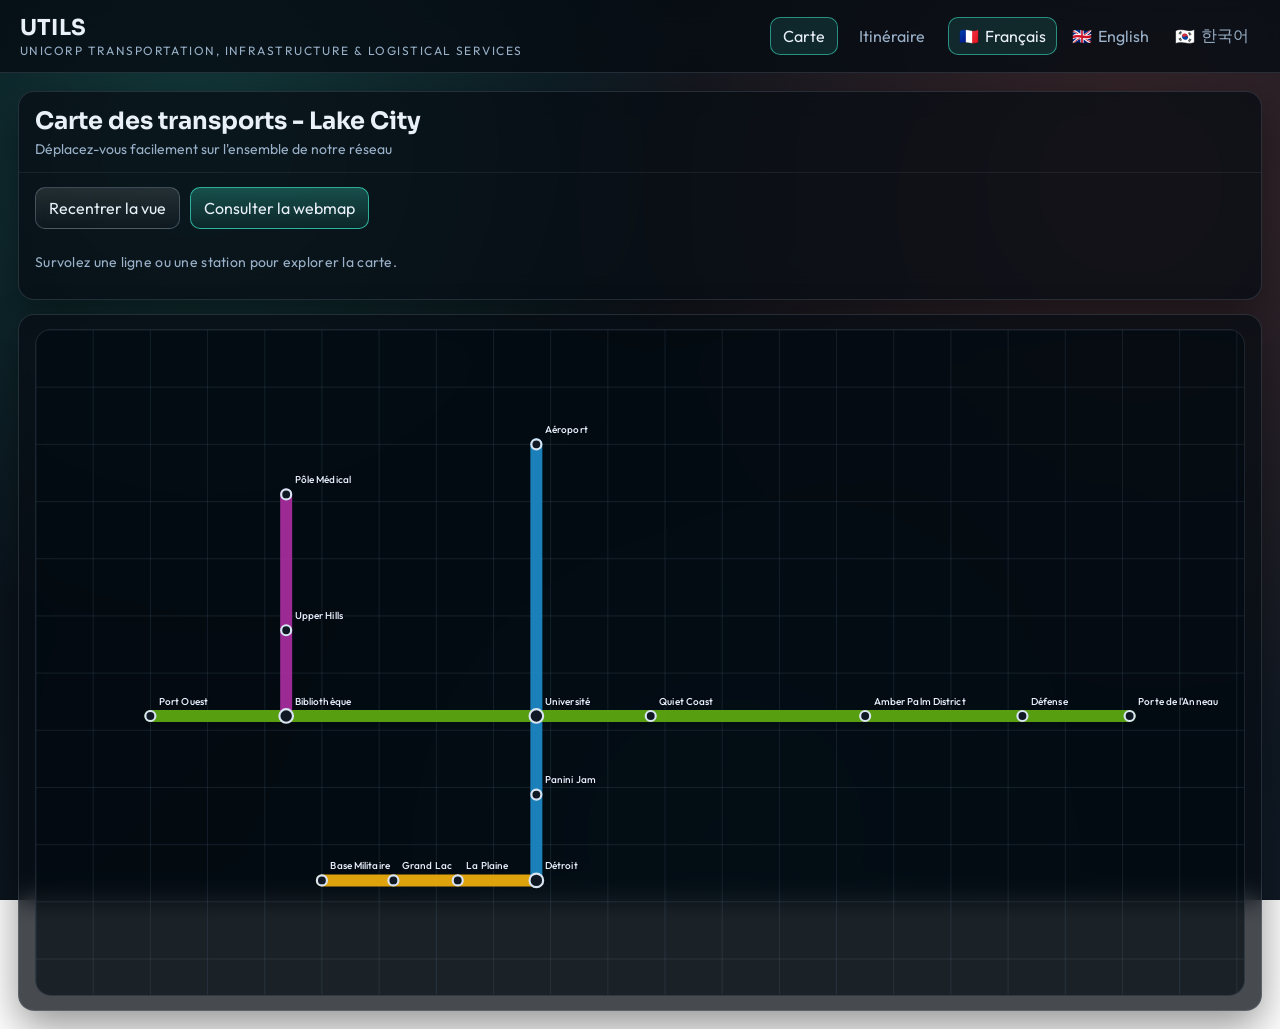
<file: index.html>
<!doctype html>
<html lang="fr">
<head>
  <meta charset="UTF-8">
  <meta name="viewport" content="width=device-width, initial-scale=1.0">
  <title data-i18n="home.title">Plan Metro Interactif</title>
  <link rel="stylesheet" href="css/base.css">
  <link rel="stylesheet" href="css/map.css">
</head>
<body>
  <div class="page-shell">
    <header class="topbar">
      <div class="brand">
        <h1>UTILS</h1>
        <p>Unicorp Transportation, Infrastructure & Logistical Services</p>
      </div>

      <div class="topbar-actions">
        <nav class="nav-links" aria-label="Navigation principale" data-i18n-aria-label="nav.label">
          <a class="active" href="index.html" data-i18n="nav.map">Carte</a>
          <a href="route.html" data-i18n="nav.route">Itineraire</a>
        </nav>
        <div class="language-switcher" role="group" aria-label="Choisir la langue" data-i18n-aria-label="language.label">
          <button class="language-option" type="button" data-language="fr" aria-pressed="false">
            🇫🇷 <span data-i18n="language.french">Français</span>
          </button>
          <button class="language-option" type="button" data-language="en" aria-pressed="false">
            🇬🇧 <span data-i18n="language.english">English</span>
          </button>
          <button class="language-option" type="button" data-language="ko" aria-pressed="false">
            🇰🇷 <span data-i18n="language.korean">한국어</span>
          </button>
        </div>
      </div>
    </header>

    <main class="page-content">
      <section class="panel">
        <div class="panel-head">
          <h2 data-i18n="home.heading">Carte des transports - Lake City</h2>
          <p data-i18n="home.description">Déplacez-vous facilement sur l'ensemble de notre réseau</p>
        </div>
        <div class="panel-body stack">
          <div class="actions-row">
            <!-- <button id="simulate-update" type="button">Simuler update topographique</button> -->
            <button id="reset-view" type="button" data-i18n="home.reset">Recentrer la vue</button>
            <a href="https://webmap.troulycube.fr"><button class="primary" type="button" data-i18n="home.webmap">Consultez la webmap</button></a>
            <!-- <button id="reload-bundle" class="warn" type="button">Recharger les données</button> -->
          </div>
          <p id="main-status" class="status-text" data-i18n="home.mapStatus">Survolez une ligne ou une station pour explorer la carte</p>
        </div>
      </section>

      <section class="panel">
        <div class="panel-body">
          <div class="map-shell">
            <svg id="metro-map" aria-label="Plan de metro dynamique" data-i18n-aria-label="home.mapAlt"></svg>
          </div>
          <div id="main-tooltip" class="tooltip" aria-hidden="true"></div>
        </div>
      </section>
    </main>
  </div>

  <script type="module" src="js/pages/indexPage.js"></script>
</body>
</html>
</file>
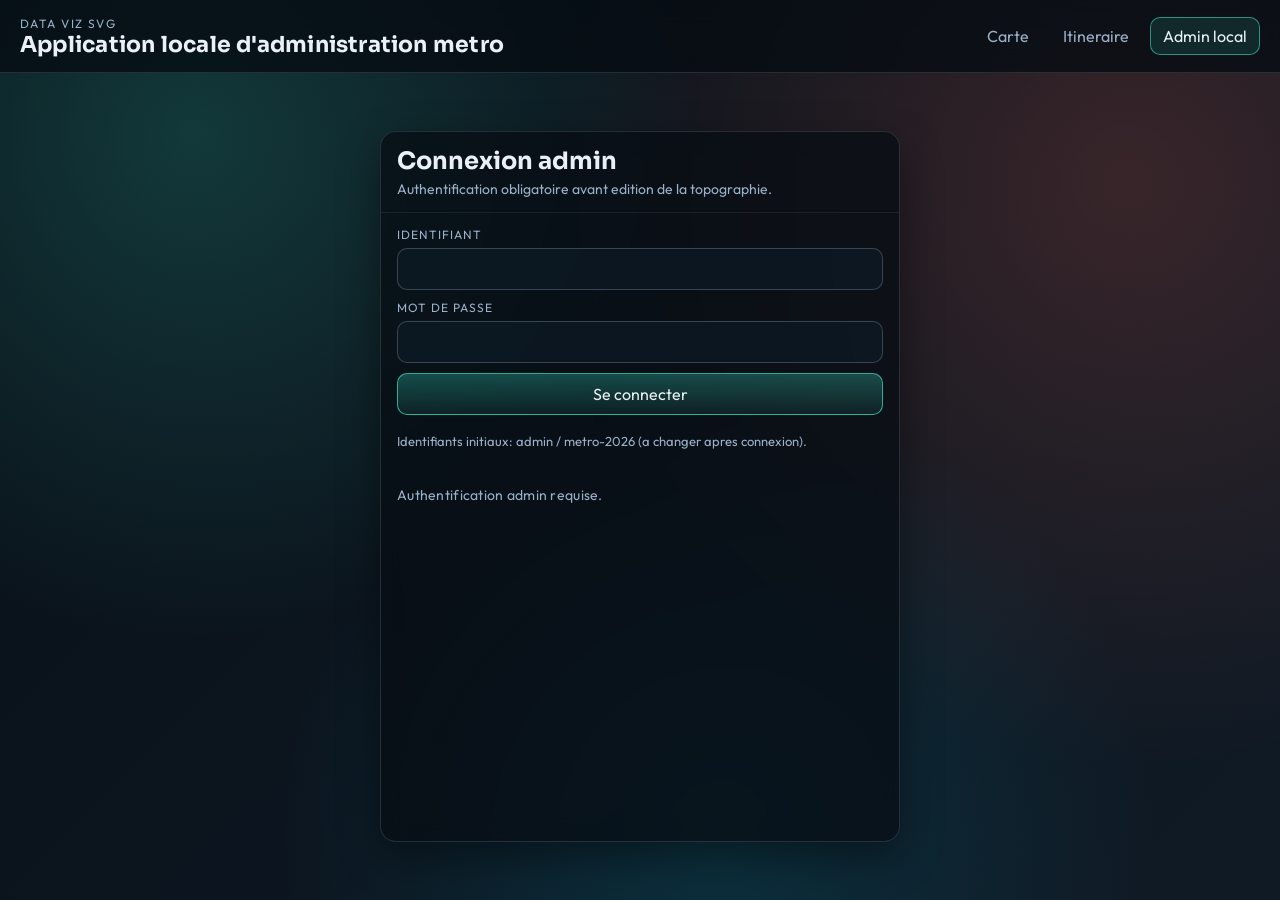
<file: admin-app/index.html>
<!doctype html>
<html lang="fr">
<head>
  <meta charset="UTF-8">
  <meta name="viewport" content="width=device-width, initial-scale=1.0">
  <title>Admin Reseau Metro (Local)</title>
  <link rel="stylesheet" href="../css/base.css">
  <link rel="stylesheet" href="../css/map.css">
  <link rel="stylesheet" href="../css/admin.css">
</head>
<body>
  <div class="page-shell">
    <header class="topbar">
      <div class="brand">
        <p>Data Viz SVG</p>
        <h1>Application locale d'administration metro</h1>
      </div>
      <div class="topbar-actions">
        <nav class="nav-links" aria-label="Navigation principale">
          <a href="../index.html">Carte</a>
          <a href="../route.html">Itineraire</a>
          <a class="active" href="index.html">Admin local</a>
        </nav>
      </div>
    </header>

    <main class="page-content admin-layout">
      <section id="bootstrap-warning" class="panel">
        <div class="panel-body">
          <p class="status-text">Le module admin n'est pas charge. Ouvre cette page depuis un serveur local (ex: Live Server) puis recharge la page.</p>
        </div>
      </section>

      <section id="login-section" class="panel auth-panel">
        <div class="panel-head">
          <h2>Connexion admin</h2>
          <p>Authentification obligatoire avant edition de la topographie.</p>
        </div>
        <div class="panel-body stack">
          <form id="login-form" class="stack" onsubmit="return false;">
            <div>
              <label for="username">Identifiant</label>
              <input id="username" name="username" type="text" autocomplete="username" required>
            </div>
            <div>
              <label for="password">Mot de passe</label>
              <input id="password" name="password" type="password" autocomplete="current-password" required>
            </div>
            <button id="login-submit" class="primary" type="button">Se connecter</button>
          </form>
          <p id="credentials-hint" class="auth-hint"></p>
          <p id="login-message" class="status-text"></p>
        </div>
      </section>

      <section id="admin-section" class="admin-shell hidden">
        <section class="panel">
          <div class="panel-body admin-toolbar">
            <div class="actions-row">
              <button id="save-network" class="primary" type="button">Sauvegarder brouillon local</button>
              <button id="optimize-layout" type="button">Optimiser le placement</button>
              <button id="populate-demo" class="warn" type="button">Peupler avec donnees de demo</button>
              <button id="clear-network" class="danger" type="button">Vider la carte actuelle</button>
              <button id="import-network" type="button">Importer JSON</button>
              <button id="export-network" type="button">Exporter JSON pour le site</button>
              <input id="import-network-file" type="file" accept="application/json,.json" class="hidden">
            </div>
            <div class="actions-row">
              <span id="session-badge" class="badge"></span>
              <button id="logout-admin" type="button">Deconnexion</button>
            </div>
          </div>
        </section>

        <section class="panel">
          <div class="panel-body">
            <p id="admin-feedback" class="status-text">Concois le reseau puis exporte un JSON pour remplacer data/metro-network.json du site.</p>
          </div>
        </section>

        <section class="panel">
          <div class="panel-head">
            <h3>Securite du panel</h3>
            <p>Le mot de passe est stocke sous forme de hash PBKDF2-SHA256 et compare via hash.</p>
          </div>
          <div class="panel-body stack">
            <form id="password-form" class="stack">
              <div class="split">
                <div>
                  <label for="current-password">Mot de passe actuel</label>
                  <input id="current-password" type="password" autocomplete="current-password" required>
                </div>
                <div>
                  <label for="new-password">Nouveau mot de passe</label>
                  <input id="new-password" type="password" autocomplete="new-password" minlength="8" required>
                </div>
              </div>
              <div class="split">
                <div>
                  <label for="confirm-password">Confirmation nouveau mot de passe</label>
                  <input id="confirm-password" type="password" autocomplete="new-password" minlength="8" required>
                </div>
                <div class="actions-row password-actions">
                  <button id="change-password" class="primary" type="submit">Changer le mot de passe</button>
                </div>
              </div>
            </form>
            <p id="password-feedback" class="status-text">Utilise au moins 8 caracteres. Le changement prend effet immediatement.</p>
          </div>
        </section>

        <div class="admin-grid">
          <section class="panel editor-card">
            <div class="panel-head">
              <h3>Topographie des stations</h3>
              <p>Ajout, suppression et deplacement des stations.</p>
            </div>
            <div class="panel-body stack">
              <div>
                <label for="station-select">Station existante</label>
                <select id="station-select"></select>
              </div>

              <div class="split">
                <div>
                  <label for="station-id">ID station</label>
                  <input id="station-id" type="text" placeholder="S15">
                </div>
                <div>
                  <label for="station-name">Nom station</label>
                  <input id="station-name" type="text" placeholder="Nouveau Quartier">
                </div>
              </div>

              <div class="split">
                <div>
                  <label for="station-x">Coordonnee X</label>
                  <input id="station-x" type="number" step="1" placeholder="520">
                </div>
                <div>
                  <label for="station-y">Coordonnee Y</label>
                  <input id="station-y" type="number" step="1" placeholder="260">
                </div>
              </div>

              <div class="split">
                <div>
                  <label for="station-label-dx">Decalage label X (optionnel)</label>
                  <input id="station-label-dx" type="number" step="1" placeholder="13">
                </div>
                <div>
                  <label for="station-label-dy">Decalage label Y (optionnel)</label>
                  <input id="station-label-dy" type="number" step="1" placeholder="-12">
                </div>
              </div>

              <div class="actions-row">
                <button id="station-new" type="button">Nouvelle station</button>
                <button id="station-save" class="primary" type="button">Enregistrer station</button>
                <button id="station-delete" class="danger" type="button">Supprimer station</button>
              </div>

              <div class="table-wrap">
                <table>
                  <thead>
                    <tr>
                      <th>ID</th>
                      <th>Nom</th>
                      <th>Coordonnees</th>
                      <th>Lignes</th>
                    </tr>
                  </thead>
                  <tbody id="station-table-body"></tbody>
                </table>
              </div>
            </div>
          </section>

          <section class="panel editor-card">
            <div class="panel-head">
              <h3>Topographie des lignes</h3>
              <p>Definis les connexions entre stations dans l'ordre.</p>
            </div>
            <div class="panel-body stack">
              <div>
                <label for="line-select">Ligne existante</label>
                <select id="line-select"></select>
              </div>

              <div class="split">
                <div>
                  <label for="line-id">ID ligne</label>
                  <input id="line-id" type="text" placeholder="L6">
                </div>
                <div>
                  <label for="line-name">Nom ligne</label>
                  <input id="line-name" type="text" placeholder="Ligne 6">
                </div>
              </div>

              <div class="split">
                <div>
                  <label for="line-color">Couleur de la ligne</label>
                  <input id="line-color" type="color" value="#78a7d0">
                </div>
                <div></div>
              </div>

              <div>
                <label for="line-stations">Stations dans l'ordre (IDs separes par virgule)</label>
                <textarea id="line-stations" placeholder="S1, S2, S3, S4"></textarea>
              </div>

              <div class="actions-row">
                <button id="line-new" type="button">Nouvelle ligne</button>
                <button id="line-save" class="primary" type="button">Enregistrer ligne</button>
                <button id="line-delete" class="danger" type="button">Supprimer ligne</button>
              </div>

              <div class="table-wrap">
                <table>
                  <thead>
                    <tr>
                      <th>ID</th>
                      <th>Nom</th>
                      <th>Stations</th>
                      <th>Couleur</th>
                    </tr>
                  </thead>
                  <tbody id="line-table-body"></tbody>
                </table>
              </div>
            </div>
          </section>

          <section class="panel preview-card">
            <div class="panel-head">
              <h3>Apercu instantane</h3>
              <p>Le plan est reconstruit a chaque modification en memoire. Clique sur une station ou ligne pour ouvrir le menu contextuel.</p>
            </div>
            <div class="panel-body">
              <div class="map-shell mini-map-shell">
                <svg id="admin-map" aria-label="Apercu carte admin"></svg>
                <div id="map-context-menu" class="map-context-menu hidden" aria-hidden="true" role="menu">
                  <p id="context-menu-title" class="context-menu-title"></p>
                  <div class="context-menu-actions">
                    <button id="context-edit" type="button">Modifier</button>
                    <button id="context-rename" type="button">Renommer</button>
                    <button id="context-highlight" type="button">Mettre en surbrillance</button>
                    <button id="context-delete" class="danger" type="button">Supprimer</button>
                  </div>
                </div>
              </div>
              <p id="admin-map-status" class="status-text">Survole la carte pour verifier la topographie.</p>
              <div id="admin-tooltip" class="tooltip" aria-hidden="true"></div>
            </div>
          </section>
        </div>
      </section>
    </main>
  </div>

  <script type="module" src="../js/pages/adminPage.js"></script>
</body>
</html>
</file>
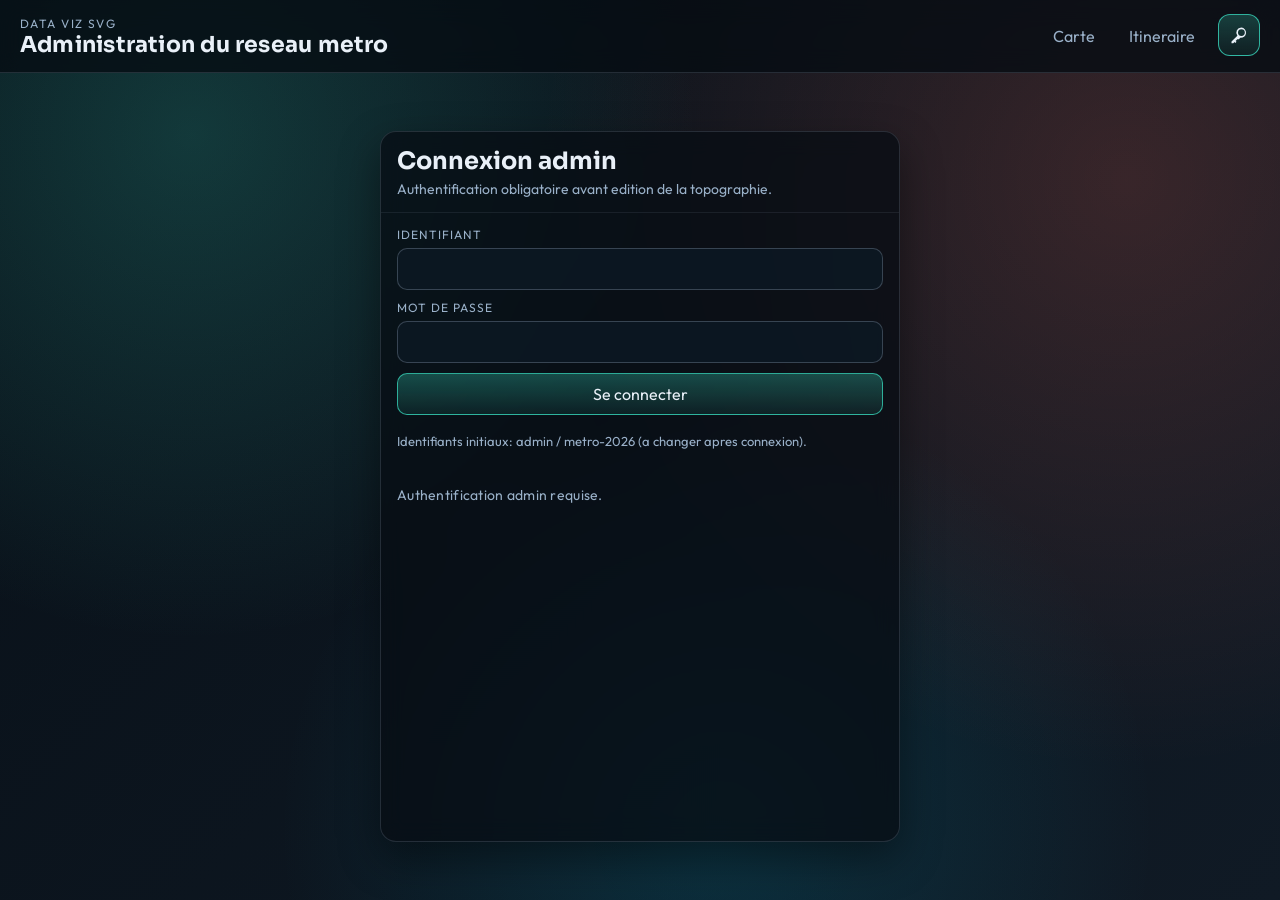
<file: admin.html>
<!doctype html>
<html lang="fr">
<head>
  <meta charset="UTF-8">
  <meta name="viewport" content="width=device-width, initial-scale=1.0">
  <title>Admin Reseau Metro</title>
  <link rel="stylesheet" href="css/base.css">
  <link rel="stylesheet" href="css/map.css">
  <link rel="stylesheet" href="css/admin.css">
</head>
<body>
  <div class="page-shell">
    <header class="topbar">
      <div class="brand">
        <p>Data Viz SVG</p>
        <h1>Administration du reseau metro</h1>
      </div>
      <div class="topbar-actions">
        <nav class="nav-links" aria-label="Navigation principale">
          <a href="index.html">Carte</a>
          <a href="route.html">Itineraire</a>
        </nav>
        <a class="admin-key-btn active" href="admin.html" aria-label="Panel securise ouvert">
          <svg viewBox="0 0 24 24" aria-hidden="true">
            <path d="M14.9 3a6.1 6.1 0 0 0-4.83 9.83L3 19.9V22h2.1l1.5-1.5 1 1 1.4-1.4-1-1L9.9 17h2l1.63-1.63A6.1 6.1 0 1 0 14.9 3zm0 2a4.1 4.1 0 1 1 0 8.2 4.1 4.1 0 0 1 0-8.2z"></path>
          </svg>
        </a>
      </div>
    </header>

    <main class="page-content admin-layout">
      <section id="bootstrap-warning" class="panel">
        <div class="panel-body">
          <p class="status-text">Le module admin n'est pas charge. Ouvre cette page depuis un serveur local (ex: Live Server) puis recharge la page.</p>
        </div>
      </section>

      <section id="login-section" class="panel auth-panel">
        <div class="panel-head">
          <h2>Connexion admin</h2>
          <p>Authentification obligatoire avant edition de la topographie.</p>
        </div>
        <div class="panel-body stack">
          <form id="login-form" class="stack" onsubmit="return false;">
            <div>
              <label for="username">Identifiant</label>
              <input id="username" name="username" type="text" autocomplete="username" required>
            </div>
            <div>
              <label for="password">Mot de passe</label>
              <input id="password" name="password" type="password" autocomplete="current-password" required>
            </div>
            <button id="login-submit" class="primary" type="button">Se connecter</button>
          </form>
          <p id="credentials-hint" class="auth-hint"></p>
          <p id="login-message" class="status-text"></p>
        </div>
      </section>

      <section id="admin-section" class="admin-shell hidden">
        <section class="panel">
          <div class="panel-body admin-toolbar">
            <div class="actions-row">
              <button id="save-network" class="primary" type="button">Sauvegarder les changements</button>
              <button id="optimize-layout" type="button">Optimiser le placement</button>
              <button id="populate-demo" class="warn" type="button">Peupler avec donnees de demo</button>
              <button id="clear-network" class="danger" type="button">Vider la carte actuelle</button>
              <button id="import-network" type="button">Importer JSON</button>
              <button id="export-network" type="button">Exporter JSON</button>
              <input id="import-network-file" type="file" accept="application/json,.json" class="hidden">
            </div>
            <div class="actions-row">
              <span id="session-badge" class="badge"></span>
              <button id="logout-admin" type="button">Deconnexion</button>
            </div>
          </div>
        </section>

        <section class="panel">
          <div class="panel-body">
            <p id="admin-feedback" class="status-text">Modifie stations/lignes puis sauvegarde pour propager aux autres pages.</p>
          </div>
        </section>

        <section class="panel">
          <div class="panel-head">
            <h3>Securite du panel</h3>
            <p>Le mot de passe est stocke sous forme de hash PBKDF2-SHA256 et compare via hash.</p>
          </div>
          <div class="panel-body stack">
            <form id="password-form" class="stack">
              <div class="split">
                <div>
                  <label for="current-password">Mot de passe actuel</label>
                  <input id="current-password" type="password" autocomplete="current-password" required>
                </div>
                <div>
                  <label for="new-password">Nouveau mot de passe</label>
                  <input id="new-password" type="password" autocomplete="new-password" minlength="8" required>
                </div>
              </div>
              <div class="split">
                <div>
                  <label for="confirm-password">Confirmation nouveau mot de passe</label>
                  <input id="confirm-password" type="password" autocomplete="new-password" minlength="8" required>
                </div>
                <div class="actions-row password-actions">
                  <button id="change-password" class="primary" type="submit">Changer le mot de passe</button>
                </div>
              </div>
            </form>
            <p id="password-feedback" class="status-text">Utilise au moins 8 caracteres. Le changement prend effet immediatement.</p>
          </div>
        </section>

        <div class="admin-grid">
          <section class="panel editor-card">
            <div class="panel-head">
              <h3>Topographie des stations</h3>
              <p>Ajout, suppression et deplacement des stations.</p>
            </div>
            <div class="panel-body stack">
              <div>
                <label for="station-select">Station existante</label>
                <select id="station-select"></select>
              </div>

              <div class="split">
                <div>
                  <label for="station-id">ID station</label>
                  <input id="station-id" type="text" placeholder="S15">
                </div>
                <div>
                  <label for="station-name">Nom station</label>
                  <input id="station-name" type="text" placeholder="Nouveau Quartier">
                </div>
              </div>

              <div class="split">
                <div>
                  <label for="station-x">Coordonnee X</label>
                  <input id="station-x" type="number" step="1" placeholder="520">
                </div>
                <div>
                  <label for="station-y">Coordonnee Y</label>
                  <input id="station-y" type="number" step="1" placeholder="260">
                </div>
              </div>

              <div class="split">
                <div>
                  <label for="station-label-dx">Decalage label X (optionnel)</label>
                  <input id="station-label-dx" type="number" step="1" placeholder="13">
                </div>
                <div>
                  <label for="station-label-dy">Decalage label Y (optionnel)</label>
                  <input id="station-label-dy" type="number" step="1" placeholder="-12">
                </div>
              </div>

              <div class="actions-row">
                <button id="station-new" type="button">Nouvelle station</button>
                <button id="station-save" class="primary" type="button">Enregistrer station</button>
                <button id="station-delete" class="danger" type="button">Supprimer station</button>
              </div>

              <div class="table-wrap">
                <table>
                  <thead>
                    <tr>
                      <th>ID</th>
                      <th>Nom</th>
                      <th>Coordonnees</th>
                      <th>Lignes</th>
                    </tr>
                  </thead>
                  <tbody id="station-table-body"></tbody>
                </table>
              </div>
            </div>
          </section>

          <section class="panel editor-card">
            <div class="panel-head">
              <h3>Topographie des lignes</h3>
              <p>Definis les connexions entre stations dans l'ordre.</p>
            </div>
            <div class="panel-body stack">
              <div>
                <label for="line-select">Ligne existante</label>
                <select id="line-select"></select>
              </div>

              <div class="split">
                <div>
                  <label for="line-id">ID ligne</label>
                  <input id="line-id" type="text" placeholder="L6">
                </div>
                <div>
                  <label for="line-name">Nom ligne</label>
                  <input id="line-name" type="text" placeholder="Ligne 6">
                </div>
              </div>

              <div class="split">
                <div>
                  <label for="line-color">Couleur de la ligne</label>
                  <input id="line-color" type="color" value="#78a7d0">
                </div>
                <div></div>
              </div>

              <div>
                <label for="line-stations">Stations dans l'ordre (IDs separes par virgule)</label>
                <textarea id="line-stations" placeholder="S1, S2, S3, S4"></textarea>
              </div>

              <div class="actions-row">
                <button id="line-new" type="button">Nouvelle ligne</button>
                <button id="line-save" class="primary" type="button">Enregistrer ligne</button>
                <button id="line-delete" class="danger" type="button">Supprimer ligne</button>
              </div>

              <div class="table-wrap">
                <table>
                  <thead>
                    <tr>
                      <th>ID</th>
                      <th>Nom</th>
                      <th>Stations</th>
                      <th>Couleur</th>
                    </tr>
                  </thead>
                  <tbody id="line-table-body"></tbody>
                </table>
              </div>
            </div>
          </section>

          <section class="panel preview-card">
            <div class="panel-head">
              <h3>Apercu instantane</h3>
              <p>Le plan est reconstruit a chaque modification en memoire. Clique sur une station ou ligne pour ouvrir le menu contextuel.</p>
            </div>
            <div class="panel-body">
              <div class="map-shell mini-map-shell">
                <svg id="admin-map" aria-label="Apercu carte admin"></svg>
                <div id="map-context-menu" class="map-context-menu hidden" aria-hidden="true" role="menu">
                  <p id="context-menu-title" class="context-menu-title"></p>
                  <div class="context-menu-actions">
                    <button id="context-edit" type="button">Modifier</button>
                    <button id="context-rename" type="button">Renommer</button>
                    <button id="context-highlight" type="button">Mettre en surbrillance</button>
                    <button id="context-delete" class="danger" type="button">Supprimer</button>
                  </div>
                </div>
              </div>
              <p id="admin-map-status" class="status-text">Survole la carte pour verifier la topographie.</p>
              <div id="admin-tooltip" class="tooltip" aria-hidden="true"></div>
            </div>
          </section>
        </div>
      </section>
    </main>
  </div>

  <script type="module" src="js/pages/adminPage.js"></script>
</body>
</html>
</file>
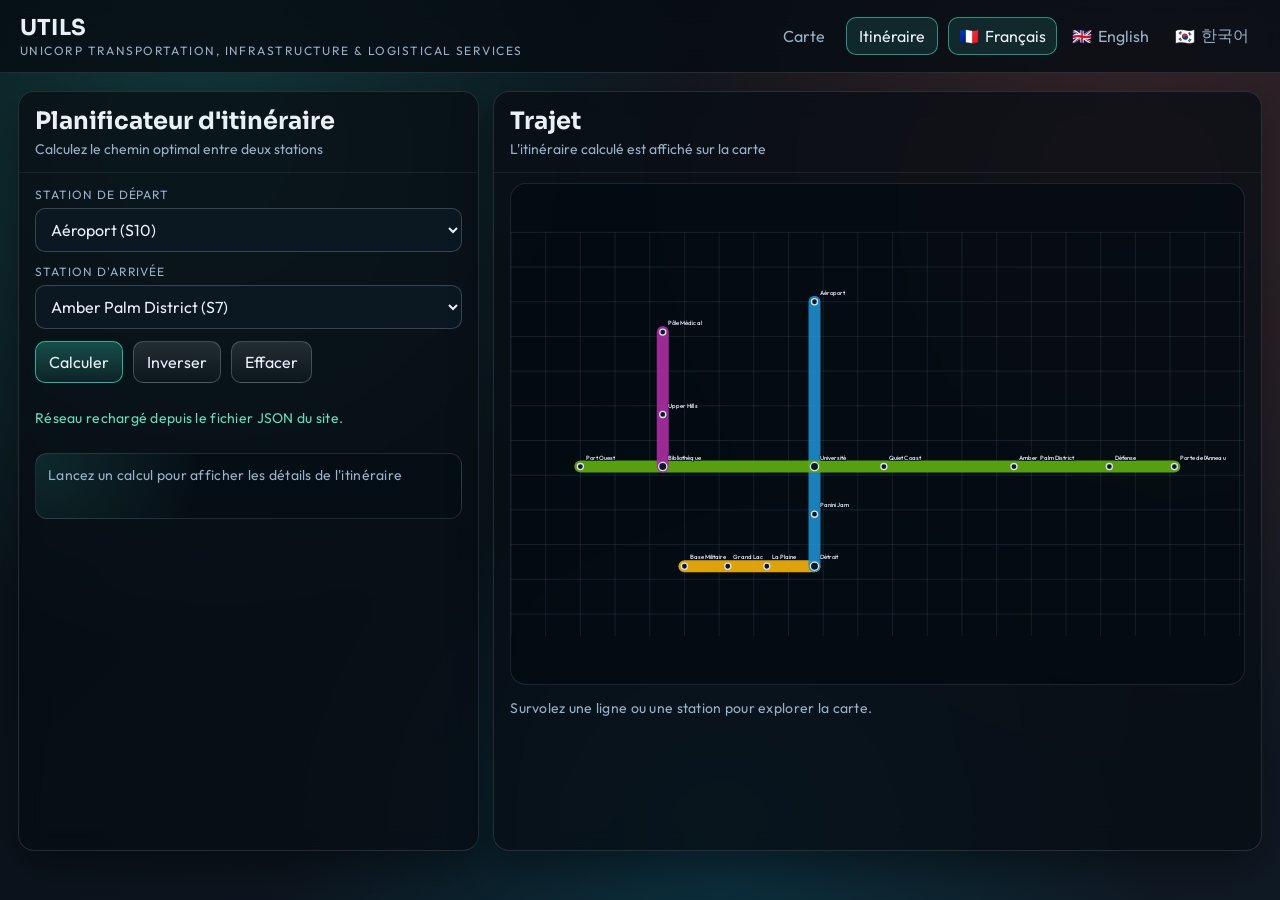
<file: route.html>
<!doctype html>
<html lang="fr">
<head>
  <meta charset="UTF-8">
  <meta name="viewport" content="width=device-width, initial-scale=1.0">
  <title data-i18n="route.title">Calcul Itineraire Metro</title>
  <link rel="stylesheet" href="css/base.css">
  <link rel="stylesheet" href="css/map.css">
  <link rel="stylesheet" href="css/route.css">
</head>
<body>
  <div class="page-shell">
    <header class="topbar">
      <div class="brand">
        <h1>UTILS</h1>
        <p>Unicorp Transportation, Infrastructure & Logistical Services</p>
      </div>
      <div class="topbar-actions">
        <nav class="nav-links" aria-label="Navigation principale" data-i18n-aria-label="nav.label">
          <a href="index.html" data-i18n="nav.map">Carte</a>
          <a class="active" href="route.html" data-i18n="nav.route">Itineraire</a>
        </nav>
        <div class="language-switcher" role="group" aria-label="Choisir la langue" data-i18n-aria-label="language.label">
          <button class="language-option" type="button" data-language="fr" aria-pressed="false">
            🇫🇷 <span data-i18n="language.french">Français</span>
          </button>
          <button class="language-option" type="button" data-language="en" aria-pressed="false">
            🇬🇧 <span data-i18n="language.english">English</span>
          </button>
          <button class="language-option" type="button" data-language="ko" aria-pressed="false">
            🇰🇷 <span data-i18n="language.korean">한국어</span>
          </button>
        </div>
      </div>
    </header>

    <main class="page-content">
      <div class="route-layout">
        <section class="panel planner-panel">
          <div class="panel-head">
            <h2 data-i18n="route.heading">Planificateur d'itinéraire</h2>
            <p data-i18n="route.description">Calculez le chemin optimal entre deux stations</p>
          </div>

          <div class="panel-body">
            <div>
              <label for="start-station" data-i18n="route.start">Station de départ</label>
              <select id="start-station"></select>
            </div>

            <div>
              <label for="end-station" data-i18n="route.end">Station d'arrivée</label>
              <select id="end-station"></select>
            </div>

            <div class="actions-row">
              <button id="calculate-route" class="primary" type="button" data-i18n="route.calculate">Calculer</button>
              <button id="invert-route" type="button" data-i18n="route.invert">Inverser</button>
              <button id="clear-route" type="button" data-i18n="route.clear">Effacer</button>
              <!-- <button id="reload-network" class="warn" type="button">Recharger les données</button> -->
            </div>

            <p id="planner-message" class="status-text" data-i18n="route.prompt">Sélectionnez une station de départ et une station d'arrivée</p>

            <div class="route-output">
              <p id="route-summary" class="status-text route-summary" data-i18n="route.initialSummary">Lancez un calcul pour afficher les details d'itineraire</p>
              <div id="route-metrics" class="route-metrics hidden">
                <article class="metric-card">
                  <p class="metric-label" data-i18n="route.distance">Distance</p>
                  <p id="metric-distance" class="metric-value">-</p>
                </article>
                <article class="metric-card">
                  <p class="metric-label" data-i18n="route.duration">Durée</p>
                  <p id="metric-duration" class="metric-value">-</p>
                </article>
                <article class="metric-card">
                  <p class="metric-label" data-i18n="route.transfers">Correspondances</p>
                  <p id="metric-transfers" class="metric-value">-</p>
                </article>
              </div>
              <div id="route-line-chips" class="route-line-chips"></div>
              <ul id="route-steps" class="route-steps"></ul>
            </div>
          </div>
        </section>

        <section class="panel map-panel">
          <div class="panel-head">
            <h2 data-i18n="route.mapHeading">Trajet</h2>
            <p data-i18n="route.mapDescription">L'itinéraire calculé est affiché sur la carte</p>
          </div>
          <div class="panel-body">
            <div class="map-shell">
              <svg id="route-map" aria-label="Carte itineraire" data-i18n-aria-label="route.mapAlt"></svg>
            </div>
            <p id="route-map-status" class="status-text" data-i18n="route.mapStatus">Survolez une ligne ou une station pour afficher les détails</p>
            <div id="route-tooltip" class="tooltip" aria-hidden="true"></div>
          </div>
        </section>
      </div>
    </main>
  </div>

  <script type="module" src="js/pages/routePage.js"></script>
</body>
</html>
</file>
<file: css/base.css>
@import url("https://fonts.googleapis.com/css2?family=Sora:wght@400;600;700&family=Outfit:wght@400;500;600;700&display=swap");

:root {
  --bg-0: #081018;
  --bg-1: #101a25;
  --panel: rgba(7, 13, 20, 0.74);
  --panel-soft: rgba(7, 13, 20, 0.55);
  --panel-border: rgba(208, 228, 255, 0.14);
  --text-main: #e9f0f8;
  --text-muted: #9ab1c9;
  --accent: #39d8bd;
  --accent-2: #ffd166;
  --danger: #ff7f7f;
  --ok: #66dfba;
  --shadow: 0 16px 42px rgba(0, 0, 0, 0.42);
  --radius: 16px;
}

* {
  box-sizing: border-box;
}

html,
body {
  width: 100%;
  min-height: 100%;
  margin: 0;
}

body {
  font-family: "Outfit", "Sora", "Segoe UI", sans-serif;
  color: var(--text-main);
  background:
    radial-gradient(circle at 15% 15%, rgba(57, 216, 189, 0.2), transparent 38%),
    radial-gradient(circle at 88% 20%, rgba(255, 107, 87, 0.18), transparent 44%),
    radial-gradient(circle at 56% 92%, rgba(0, 181, 216, 0.16), transparent 40%),
    linear-gradient(135deg, var(--bg-0), var(--bg-1));
  background-attachment: fixed;
}

a {
  color: inherit;
  text-decoration: none;
}

.page-shell {
  min-height: 100vh;
  display: flex;
  flex-direction: column;
}

.topbar {
  position: sticky;
  top: 0;
  z-index: 30;
  display: flex;
  align-items: center;
  justify-content: space-between;
  gap: 12px;
  padding: 14px 20px;
  border-bottom: 1px solid var(--panel-border);
  background: rgba(6, 12, 19, 0.78);
  backdrop-filter: blur(12px);
}

.brand h1 {
  margin: 0;
  font-size: clamp(16px, 2.4vw, 22px);
  font-family: "Sora", "Outfit", sans-serif;
  letter-spacing: 0.01em;
}

.brand p {
  margin: 2px 0 0;
  color: var(--text-muted);
  font-size: 12px;
  letter-spacing: 0.12em;
  text-transform: uppercase;
}

.nav-links {
  display: flex;
  gap: 8px;
}

.language-switcher {
  display: flex;
  flex-wrap: wrap;
  align-items: center;
  gap: 4px;
}

.language-option {
  display: inline-flex;
  align-items: center;
  gap: 6px;
  padding: 8px 10px;
  border-color: transparent;
  color: var(--text-muted);
  background: transparent;
  white-space: nowrap;
}

.language-option:hover,
.language-option[aria-pressed="true"] {
  border-color: rgba(57, 216, 189, 0.6);
  color: var(--text-main);
  background: rgba(57, 216, 189, 0.13);
}

.topbar-actions {
  margin-left: auto;
  display: flex;
  flex-wrap: wrap;
  align-items: center;
  gap: 10px;
}

.nav-links a {
  padding: 8px 12px;
  border-radius: 10px;
  border: 1px solid transparent;
  color: var(--text-muted);
  transition: border-color 150ms ease, color 150ms ease, background 150ms ease;
}

.nav-links a:hover,
.nav-links a.active {
  border-color: rgba(57, 216, 189, 0.6);
  color: var(--text-main);
  background: rgba(57, 216, 189, 0.13);
}

.admin-key-btn {
  width: 42px;
  height: 42px;
  display: inline-flex;
  align-items: center;
  justify-content: center;
  border-radius: 12px;
  border: 1px solid rgba(208, 228, 255, 0.26);
  color: var(--text-muted);
  background: linear-gradient(180deg, rgba(255, 255, 255, 0.1), rgba(255, 255, 255, 0.03));
  transition: border-color 150ms ease, color 150ms ease, background 150ms ease, transform 150ms ease;
}

.admin-key-btn svg {
  width: 20px;
  height: 20px;
  fill: currentColor;
}

.admin-key-btn:hover,
.admin-key-btn.active {
  color: var(--text-main);
  border-color: rgba(57, 216, 189, 0.8);
  background: linear-gradient(180deg, rgba(57, 216, 189, 0.24), rgba(57, 216, 189, 0.08));
  transform: translateY(-1px);
}

.page-content {
  width: min(1420px, 100%);
  margin: 0 auto;
  padding: 18px;
  flex: 1;
  display: flex;
  flex-direction: column;
  gap: 14px;
}

.panel {
  border: 1px solid var(--panel-border);
  background: var(--panel);
  border-radius: var(--radius);
  box-shadow: var(--shadow);
  backdrop-filter: blur(12px);
}

.panel-head {
  padding: 14px 16px;
  border-bottom: 1px solid rgba(206, 226, 248, 0.08);
}

.panel-head h2,
.panel-head h3 {
  margin: 0;
  font-family: "Sora", "Outfit", sans-serif;
}

.panel-head p {
  margin: 4px 0 0;
  color: var(--text-muted);
  font-size: 14px;
}

.panel-body {
  padding: 14px 16px;
}

.stack {
  display: flex;
  flex-direction: column;
  gap: 10px;
}

.split {
  display: grid;
  gap: 10px;
  grid-template-columns: repeat(2, minmax(0, 1fr));
}

label {
  font-size: 12px;
  text-transform: uppercase;
  letter-spacing: 0.08em;
  color: var(--text-muted);
  display: block;
  margin-bottom: 6px;
}

input,
select,
textarea,
button {
  font: inherit;
}

input,
select,
textarea {
  width: 100%;
  border: 1px solid rgba(196, 217, 239, 0.24);
  background: rgba(13, 24, 36, 0.88);
  color: var(--text-main);
  border-radius: 10px;
  padding: 10px 11px;
}

input:focus,
select:focus,
textarea:focus {
  outline: none;
  border-color: rgba(57, 216, 189, 0.8);
  box-shadow: 0 0 0 3px rgba(57, 216, 189, 0.18);
}

textarea {
  min-height: 100px;
  resize: vertical;
}

.actions-row {
  display: flex;
  gap: 10px;
  flex-wrap: wrap;
}

button {
  border: 1px solid rgba(208, 228, 255, 0.24);
  color: var(--text-main);
  background: linear-gradient(180deg, rgba(255, 255, 255, 0.11), rgba(255, 255, 255, 0.02));
  padding: 10px 13px;
  border-radius: 10px;
  cursor: pointer;
  transition: transform 140ms ease, border-color 140ms ease, background 140ms ease;
}

button:hover {
  transform: translateY(-1px);
  border-color: rgba(57, 216, 189, 0.76);
  background: linear-gradient(180deg, rgba(57, 216, 189, 0.18), rgba(57, 216, 189, 0.06));
}

button:active {
  transform: translateY(0);
}

button.primary {
  border-color: rgba(57, 216, 189, 0.75);
  background: linear-gradient(180deg, rgba(57, 216, 189, 0.3), rgba(57, 216, 189, 0.09));
}

button.warn {
  border-color: rgba(255, 193, 117, 0.7);
  background: linear-gradient(180deg, rgba(255, 193, 117, 0.24), rgba(255, 193, 117, 0.05));
}

button.danger {
  border-color: rgba(255, 127, 127, 0.7);
  background: linear-gradient(180deg, rgba(255, 127, 127, 0.24), rgba(255, 127, 127, 0.05));
}

.status-text {
  color: var(--text-muted);
  font-size: 14px;
  letter-spacing: 0.02em;
}

.hidden {
  display: none !important;
}

table {
  width: 100%;
  border-collapse: collapse;
  font-size: 14px;
}

thead th {
  text-align: left;
  padding: 8px;
  border-bottom: 1px solid rgba(196, 217, 239, 0.24);
  color: var(--text-muted);
  font-weight: 500;
}

tbody td {
  padding: 8px;
  border-bottom: 1px solid rgba(196, 217, 239, 0.12);
}

.badge {
  display: inline-flex;
  align-items: center;
  justify-content: center;
  padding: 2px 8px;
  border-radius: 999px;
  border: 1px solid rgba(57, 216, 189, 0.7);
  background: rgba(57, 216, 189, 0.14);
  color: var(--text-main);
  font-size: 12px;
}

@media (max-width: 900px) {
  .split {
    grid-template-columns: 1fr;
  }

  .topbar {
    flex-direction: column;
    align-items: flex-start;
  }

  .topbar-actions {
    width: 100%;
    justify-content: space-between;
  }
}

@media (max-width: 600px) {
  .topbar-actions {
    flex-direction: column;
    align-items: stretch;
  }

  .language-switcher {
    width: 100%;
  }

  .language-option {
    flex: 1;
    justify-content: center;
    padding-right: 6px;
    padding-left: 6px;
  }
}
</file>
<file: css/map.css>
.map-shell {
  position: relative;
  border-radius: 16px;
  overflow: hidden;
  min-height: 500px;
  border: 1px solid rgba(206, 226, 248, 0.12);
  background: rgba(3, 10, 16, 0.64);
}

.mini-map-shell {
  min-height: 380px;
}

#metro-map,
#admin-map,
#route-map {
  width: 100%;
  height: 100%;
  min-height: inherit;
  display: block;
  cursor: grab;
  user-select: none;
  touch-action: none;
}

#metro-map.is-panning,
#admin-map.is-panning,
#route-map.is-panning {
  cursor: grabbing;
}

.tooltip {
  position: fixed;
  z-index: 80;
  pointer-events: none;
  opacity: 0;
  transform: translateY(6px) scale(0.98);
  transition: opacity 120ms ease, transform 120ms ease;
  border: 1px solid rgba(112, 226, 210, 0.5);
  background: rgba(6, 16, 24, 0.95);
  color: #e8f3ff;
  border-radius: 10px;
  padding: 7px 10px;
  font-size: 12px;
  letter-spacing: 0.02em;
  box-shadow: 0 8px 24px rgba(0, 0, 0, 0.4);
}

.tooltip.visible {
  opacity: 1;
  transform: translateY(0) scale(1);
}

.metro-line {
  fill: none;
  stroke-linecap: round;
  stroke-linejoin: round;
  stroke-width: var(--line-width, 12);
  opacity: 0.92;
  transition: opacity 220ms ease, stroke-width 220ms ease, filter 220ms ease;
  vector-effect: non-scaling-stroke;
}

.metro-line.is-dimmed {
  opacity: var(--line-inactive-opacity, 0.2);
}

.metro-line.is-active {
  opacity: 1;
  stroke-width: var(--line-active-width, 16);
  filter: drop-shadow(0 0 7px rgba(255, 255, 255, 0.26));
}

.metro-line-hit {
  fill: none;
  stroke: transparent;
  stroke-width: 26;
  pointer-events: stroke;
  vector-effect: non-scaling-stroke;
}

.route-line {
  fill: none;
  stroke: rgba(255, 255, 255, 0.9);
  stroke-width: 6;
  stroke-dasharray: 9 6;
  stroke-linecap: round;
  stroke-linejoin: round;
  vector-effect: non-scaling-stroke;
  filter: drop-shadow(0 0 8px rgba(255, 255, 255, 0.45));
  animation: routeFlow 1.2s linear infinite;
}

.route-line-glow {
  fill: none;
  stroke: rgba(89, 197, 255, 0.42);
  stroke-width: 14;
  stroke-linecap: round;
  stroke-linejoin: round;
  vector-effect: non-scaling-stroke;
  filter: blur(2px);
}

.station .station-dot {
  transition: opacity 180ms ease, stroke-width 180ms ease, filter 180ms ease;
}

.station .station-hit {
  fill: transparent;
  pointer-events: all;
}

.station .station-label {
  fill: #e7f1ff;
  font-size: var(--station-font-size, 14px);
  font-family: var(--font-family, "Outfit", "Segoe UI", sans-serif);
  font-weight: 500;
  letter-spacing: 0.01em;
  paint-order: stroke;
  stroke: rgba(6, 10, 18, 0.85);
  stroke-width: 3px;
  pointer-events: none;
}

.station.is-dimmed .station-dot,
.station.is-dimmed .station-label {
  opacity: 0.24;
}

.station.is-active .station-dot {
  filter: drop-shadow(0 0 8px rgba(255, 255, 255, 0.38));
  stroke-width: 4.5;
}

.station.is-route .station-dot {
  fill: rgba(255, 255, 255, 0.92);
  stroke: rgba(255, 255, 255, 0.95);
  stroke-width: 5;
  filter: drop-shadow(0 0 8px rgba(89, 197, 255, 0.65));
}

.grid line {
  stroke: rgba(143, 173, 203, 0.13);
  stroke-width: 1;
  vector-effect: non-scaling-stroke;
}

@keyframes routeFlow {
  to {
    stroke-dashoffset: -30;
  }
}
</file>
<file: css/admin.css>
.admin-layout {
  display: grid;
  grid-template-columns: 1fr;
  gap: 14px;
}

.auth-panel {
  width: min(520px, 100%);
  margin: 40px auto;
}

.auth-hint {
  margin-top: 8px;
  color: var(--text-muted);
  font-size: 13px;
}

.admin-shell {
  display: flex;
  flex-direction: column;
  gap: 14px;
}

.admin-toolbar {
  display: flex;
  justify-content: space-between;
  gap: 10px;
  flex-wrap: wrap;
}

.admin-grid {
  display: grid;
  grid-template-columns: 1.1fr 1.1fr 1.5fr;
  gap: 14px;
}

.editor-card {
  min-height: 480px;
}

.table-wrap {
  max-height: 220px;
  overflow: auto;
  border: 1px solid rgba(196, 217, 239, 0.16);
  border-radius: 10px;
}

.preview-card .panel-body {
  display: flex;
  flex-direction: column;
  gap: 10px;
}

.password-actions {
  align-items: flex-end;
}

.map-context-menu {
  position: absolute;
  z-index: 65;
  min-width: 220px;
  max-width: 280px;
  padding: 10px;
  border-radius: 12px;
  border: 1px solid rgba(135, 196, 255, 0.4);
  background: rgba(7, 13, 20, 0.95);
  box-shadow: 0 14px 34px rgba(0, 0, 0, 0.5);
  backdrop-filter: blur(10px);
}

.context-menu-title {
  margin: 0 0 8px;
  color: var(--text-main);
  font-size: 13px;
  line-height: 1.35;
}

.context-menu-actions {
  display: grid;
  grid-template-columns: 1fr;
  gap: 7px;
}

.context-menu-actions button {
  width: 100%;
  text-align: left;
}

@media (max-width: 1280px) {
  .admin-grid {
    grid-template-columns: 1fr;
  }

  .editor-card {
    min-height: unset;
  }
}
</file>
<file: css/route.css>
.route-layout {
  display: grid;
  grid-template-columns: minmax(320px, 0.9fr) minmax(0, 1.5fr);
  gap: 14px;
  min-height: calc(100vh - 140px);
}

.planner-panel .panel-body {
  display: flex;
  flex-direction: column;
  gap: 12px;
}

.route-output {
  border: 1px solid rgba(196, 217, 239, 0.14);
  border-radius: 12px;
  background:
    radial-gradient(circle at 0% 0%, rgba(57, 216, 189, 0.14), transparent 38%),
    rgba(7, 13, 20, 0.55);
  padding: 12px;
  max-height: 320px;
  overflow: auto;
}

.route-summary {
  margin: 0;
}

.route-metrics {
  margin-top: 10px;
  display: grid;
  grid-template-columns: repeat(3, minmax(0, 1fr));
  gap: 9px;
}

.metric-card {
  border: 1px solid rgba(196, 217, 239, 0.2);
  border-radius: 10px;
  background: rgba(10, 19, 30, 0.78);
  padding: 8px;
}

.metric-label {
  margin: 0;
  font-size: 11px;
  text-transform: uppercase;
  letter-spacing: 0.08em;
  color: var(--text-muted);
}

.metric-value {
  margin: 5px 0 0;
  font-size: 18px;
  font-weight: 700;
  font-family: "Sora", "Outfit", sans-serif;
}

.route-line-chips {
  margin-top: 10px;
  display: flex;
  flex-wrap: wrap;
  gap: 6px;
}

.route-line-chip {
  display: inline-flex;
  align-items: center;
  gap: 7px;
  padding: 4px 9px;
  border-radius: 999px;
  border: 1px solid rgba(196, 217, 239, 0.24);
  background: rgba(11, 21, 32, 0.8);
  font-size: 12px;
}

.route-line-chip-color {
  width: 11px;
  height: 11px;
  border-radius: 999px;
  box-shadow: 0 0 0 2px rgba(255, 255, 255, 0.08);
}

.route-steps {
  margin: 12px 0 0;
  padding: 0;
  list-style: none;
  display: flex;
  flex-direction: column;
  gap: 8px;
}

.route-steps li {
  position: relative;
  padding: 10px 10px 10px 14px;
  border-radius: 8px;
  border: 1px solid rgba(196, 217, 239, 0.14);
  background: rgba(13, 24, 36, 0.66);
}

.route-step-main {
  display: flex;
  align-items: center;
  justify-content: space-between;
  gap: 8px;
  font-weight: 500;
}

.route-step-stations {
  flex: 1;
}

.route-step-distance {
  font-size: 12px;
  color: var(--text-muted);
}

.route-step-line {
  margin-top: 6px;
  display: inline-flex;
  align-items: center;
  gap: 7px;
  border: 1px solid rgba(196, 217, 239, 0.24);
  border-radius: 999px;
  padding: 3px 8px;
  font-size: 12px;
}

.route-step-line-dot {
  width: 10px;
  height: 10px;
  border-radius: 50%;
}

.map-panel .panel-body {
  padding-top: 10px;
}

@media (max-width: 1080px) {
  .route-layout {
    grid-template-columns: 1fr;
    min-height: unset;
  }

  .route-metrics {
    grid-template-columns: 1fr;
  }
}
</file>
